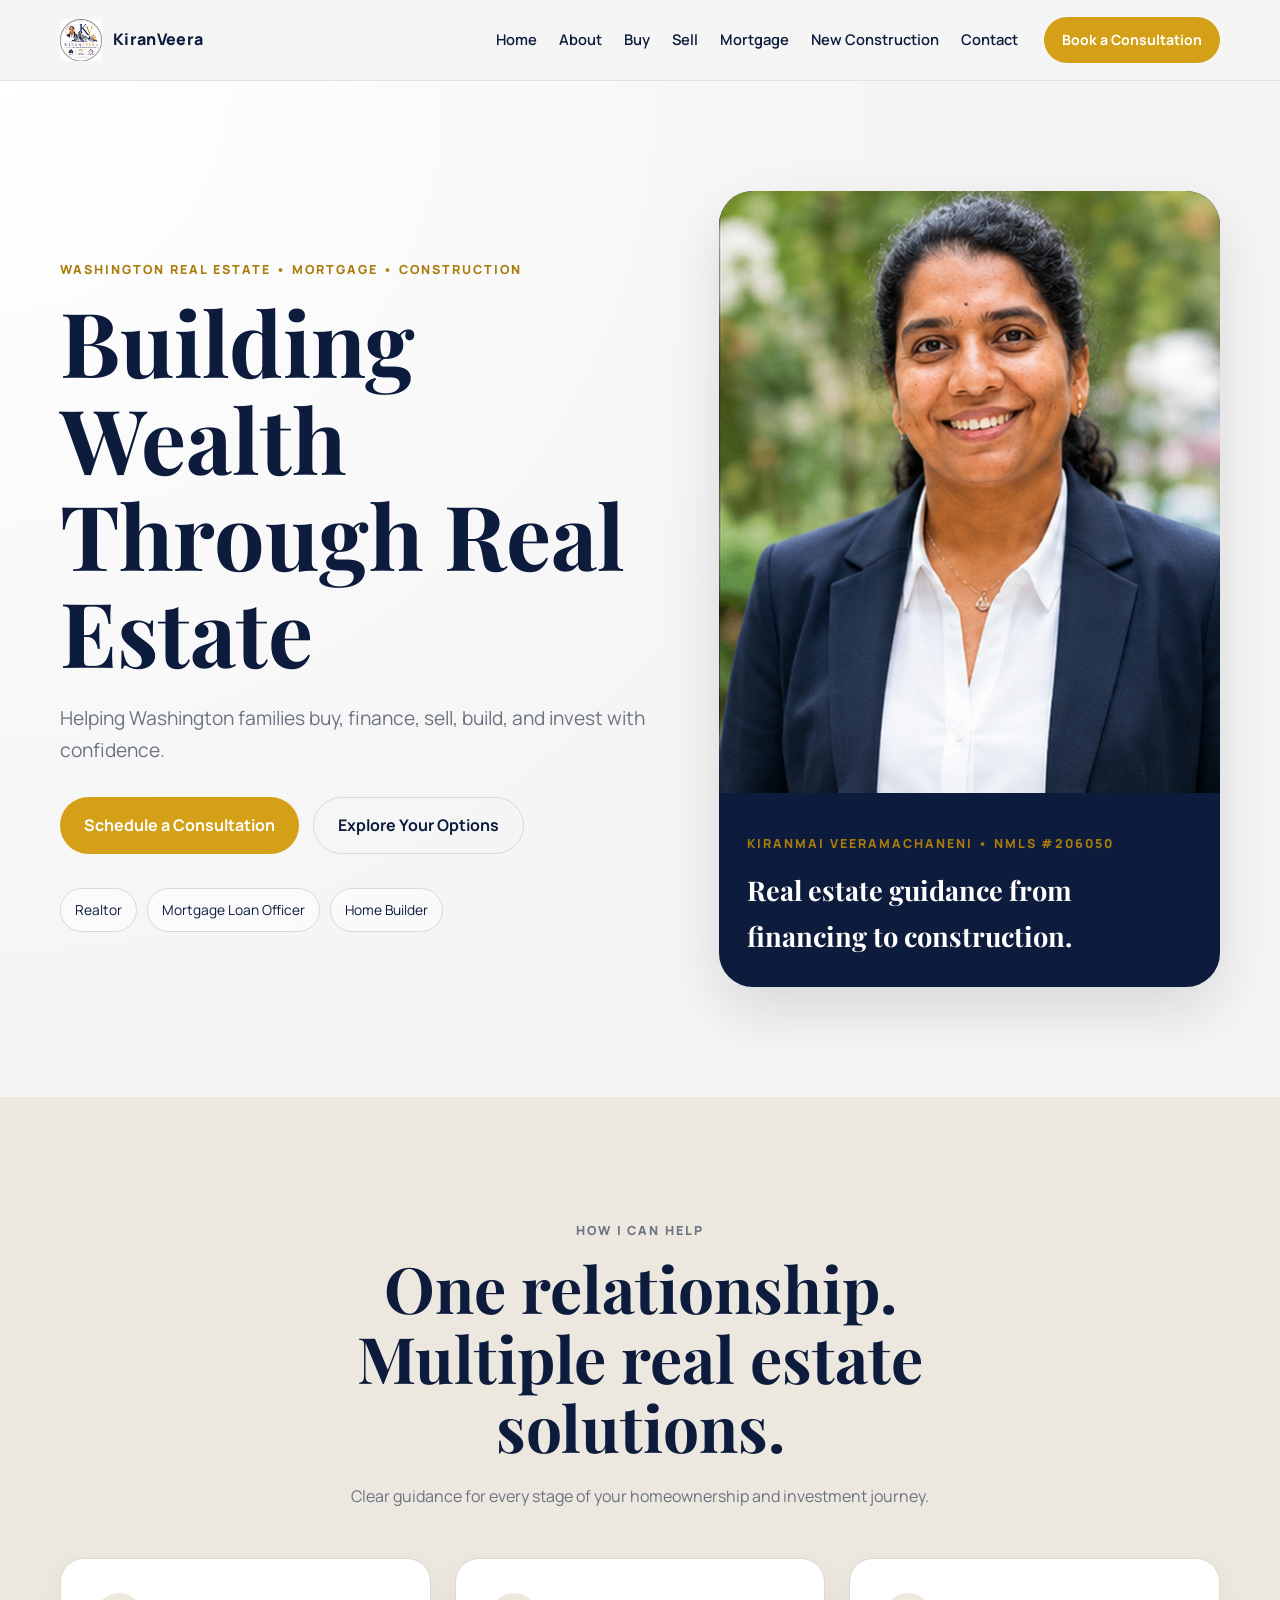
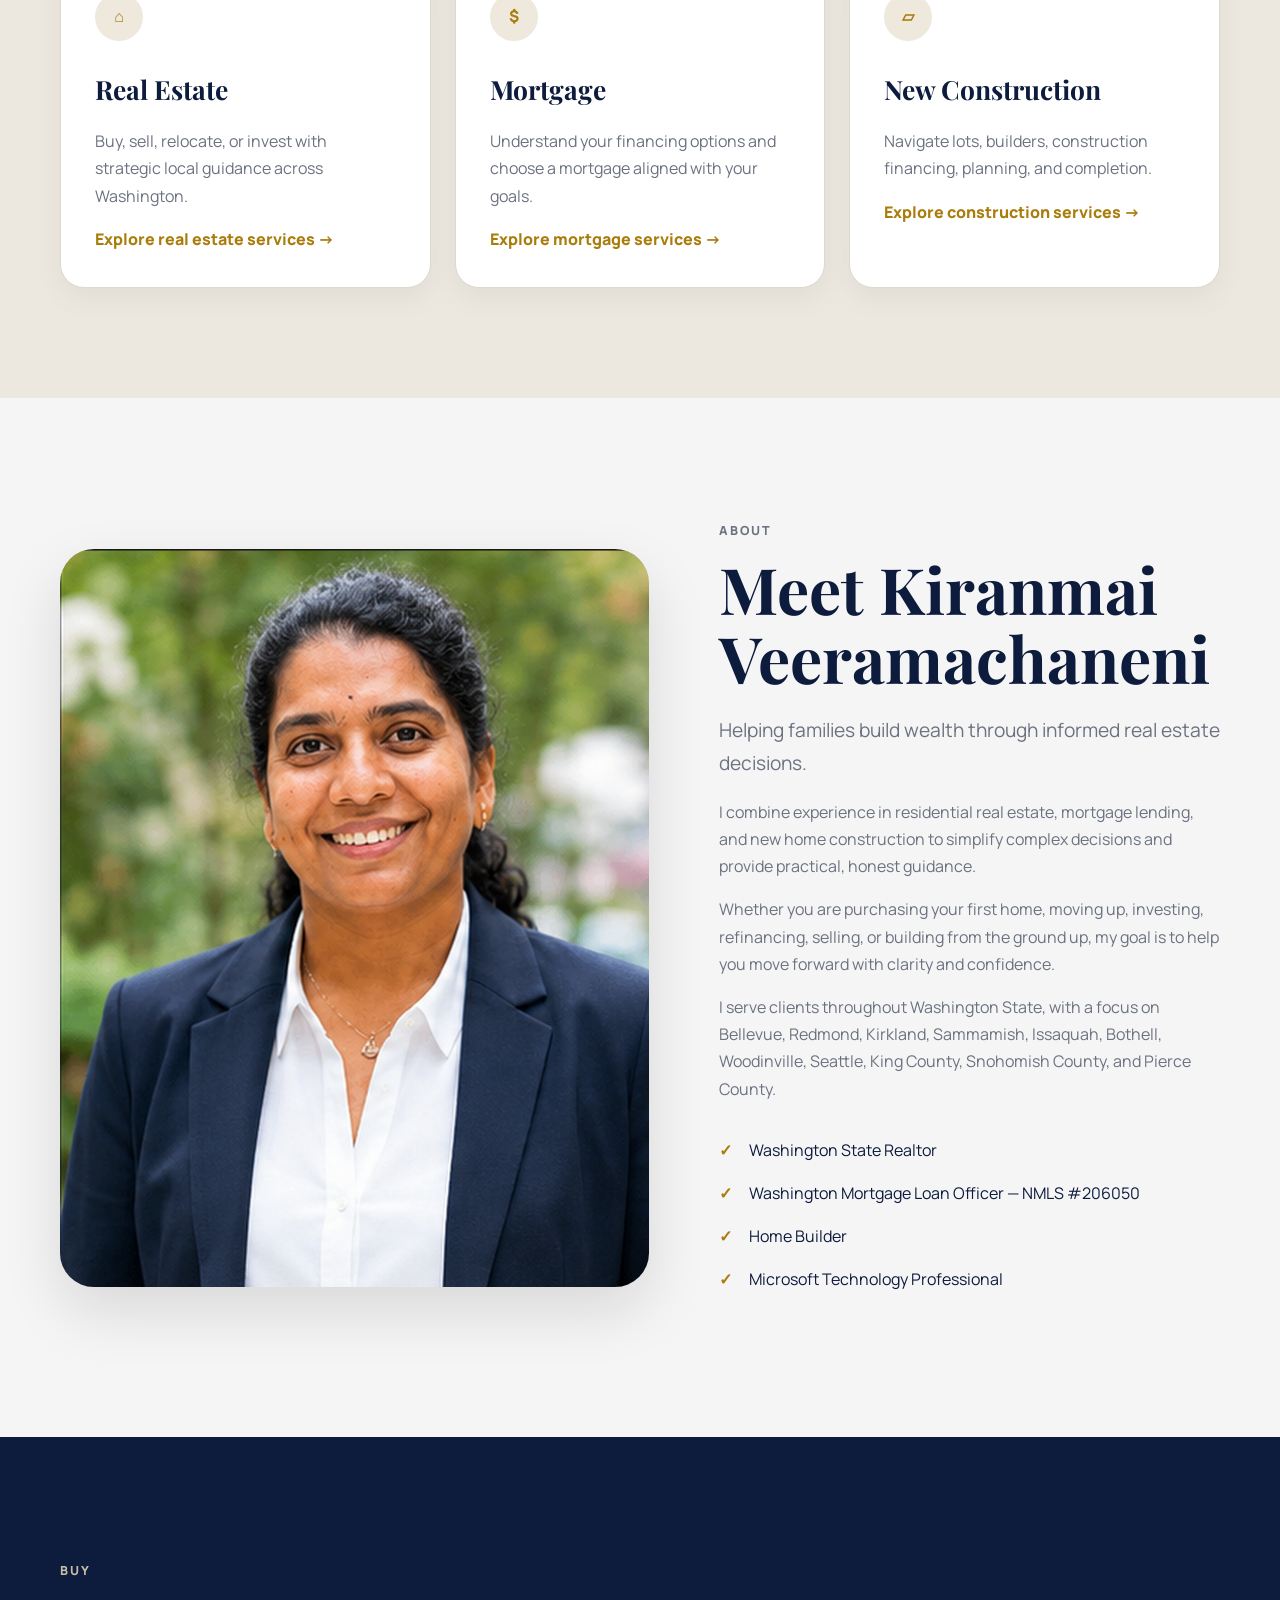
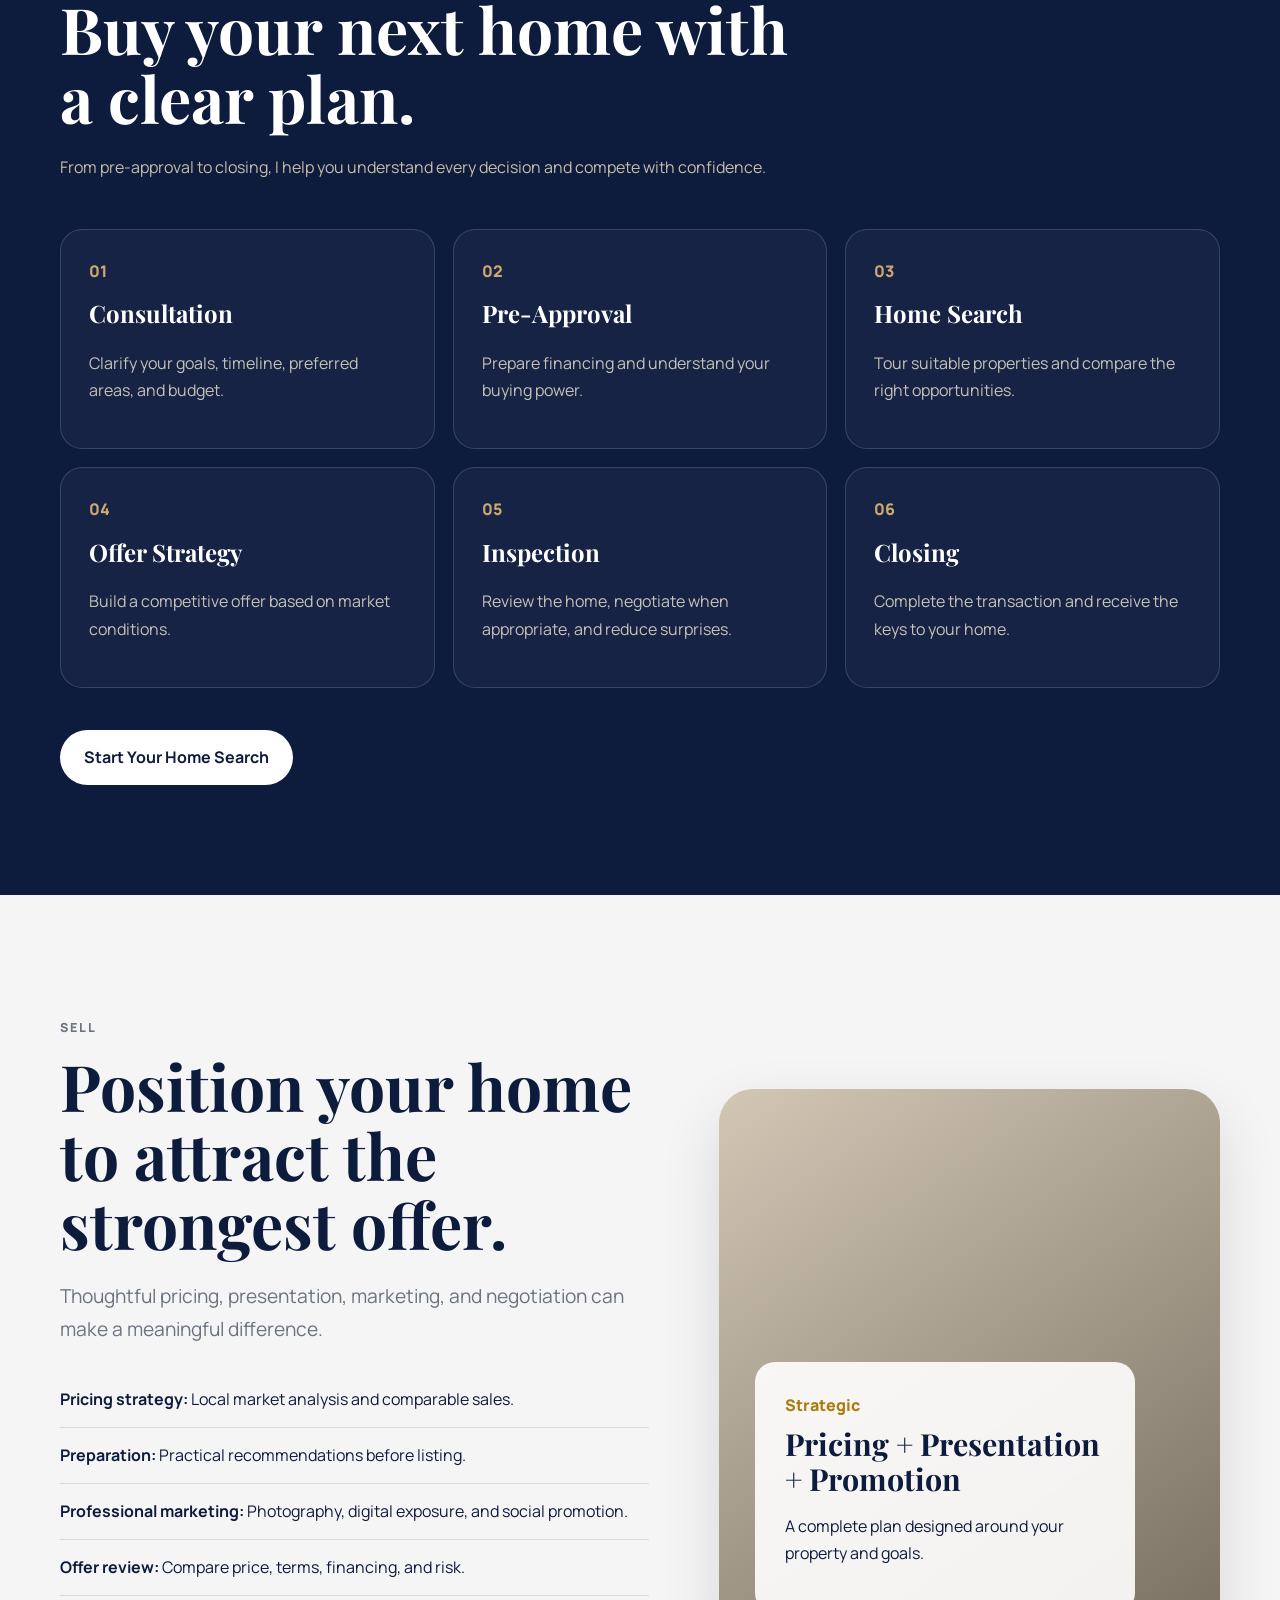
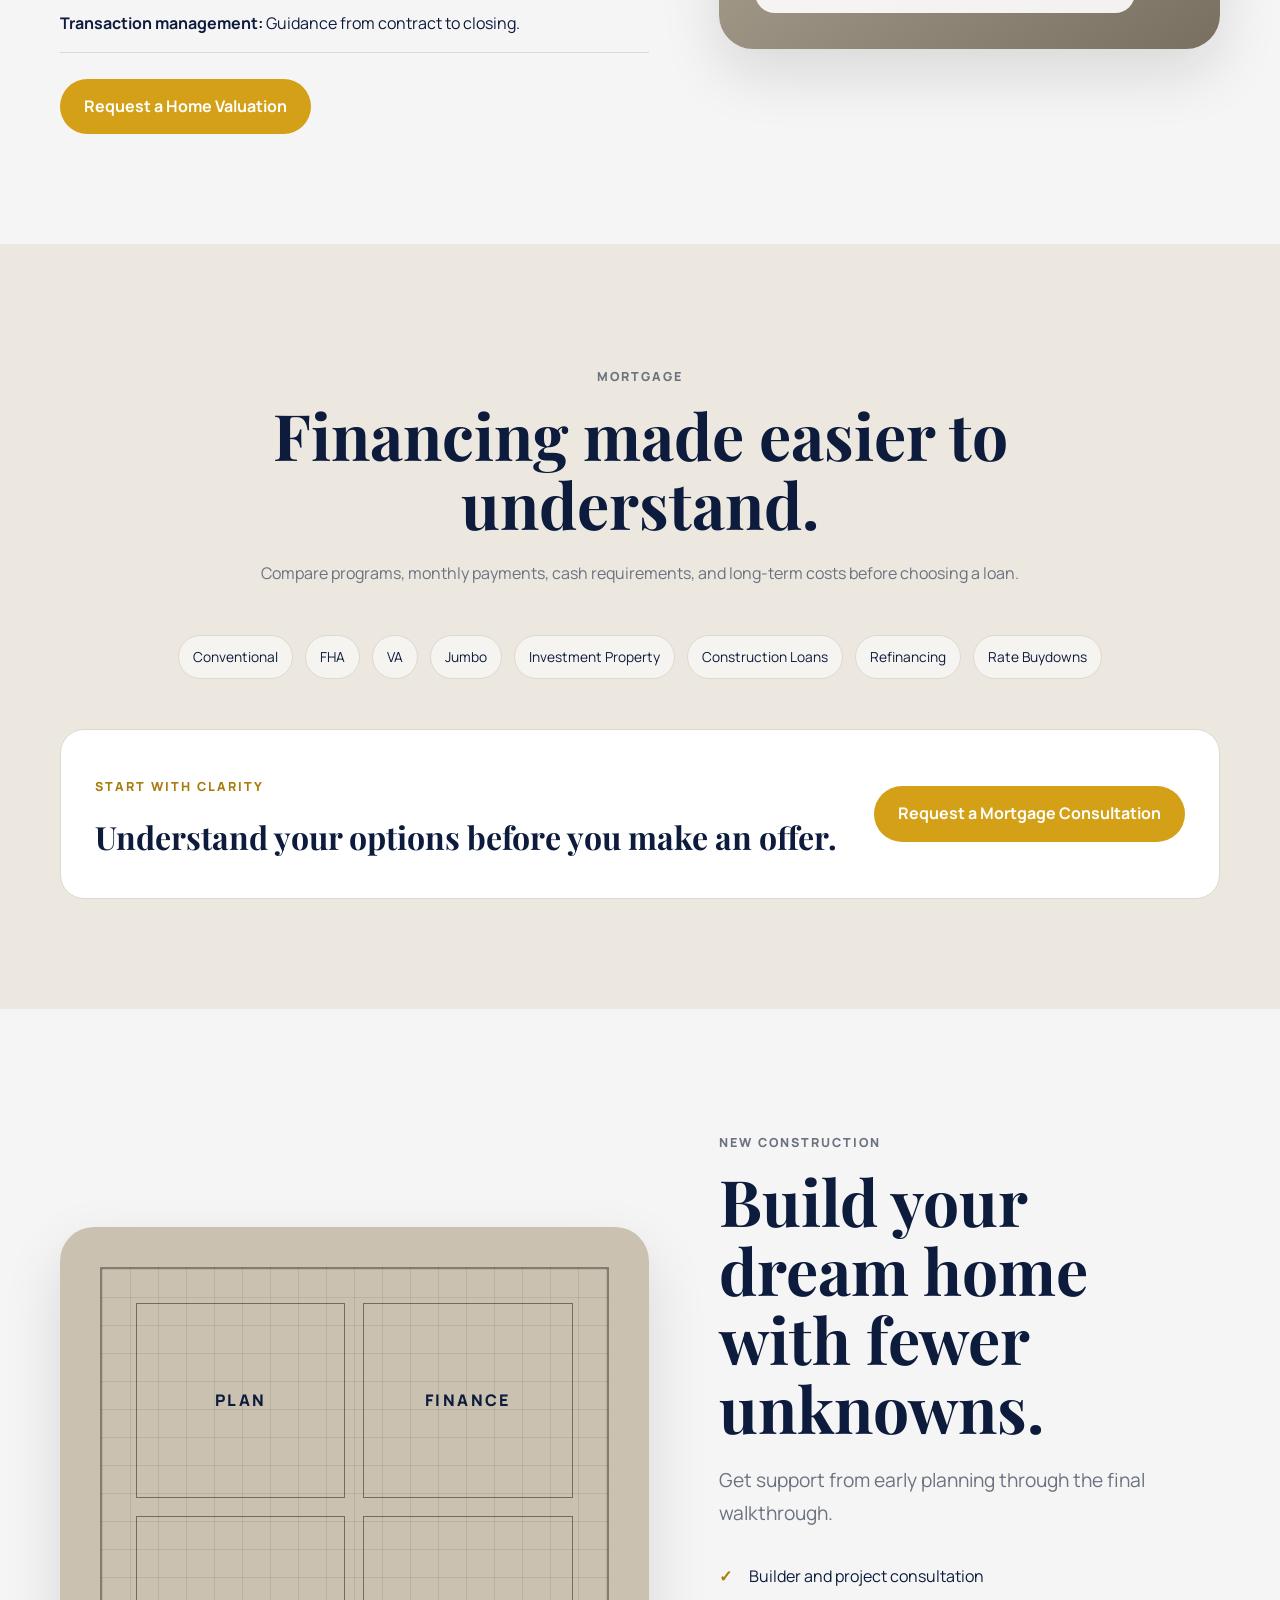
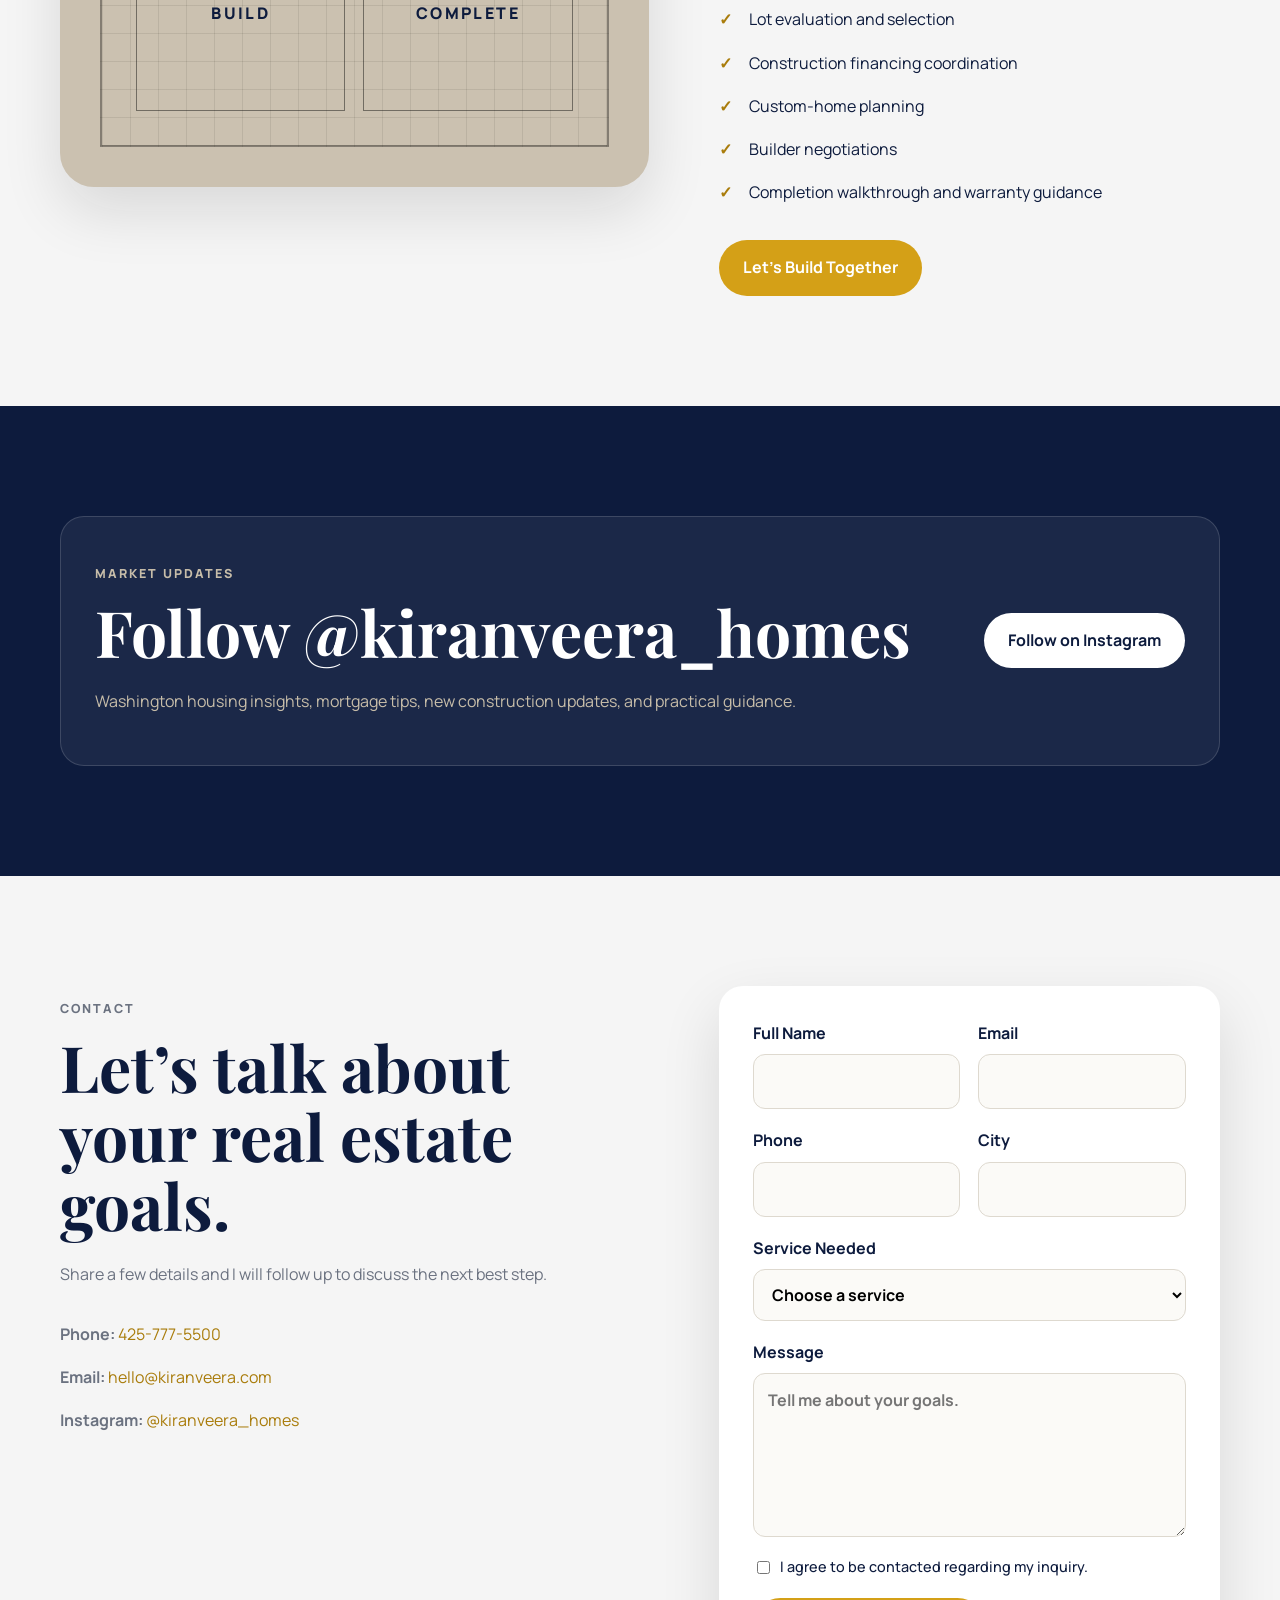
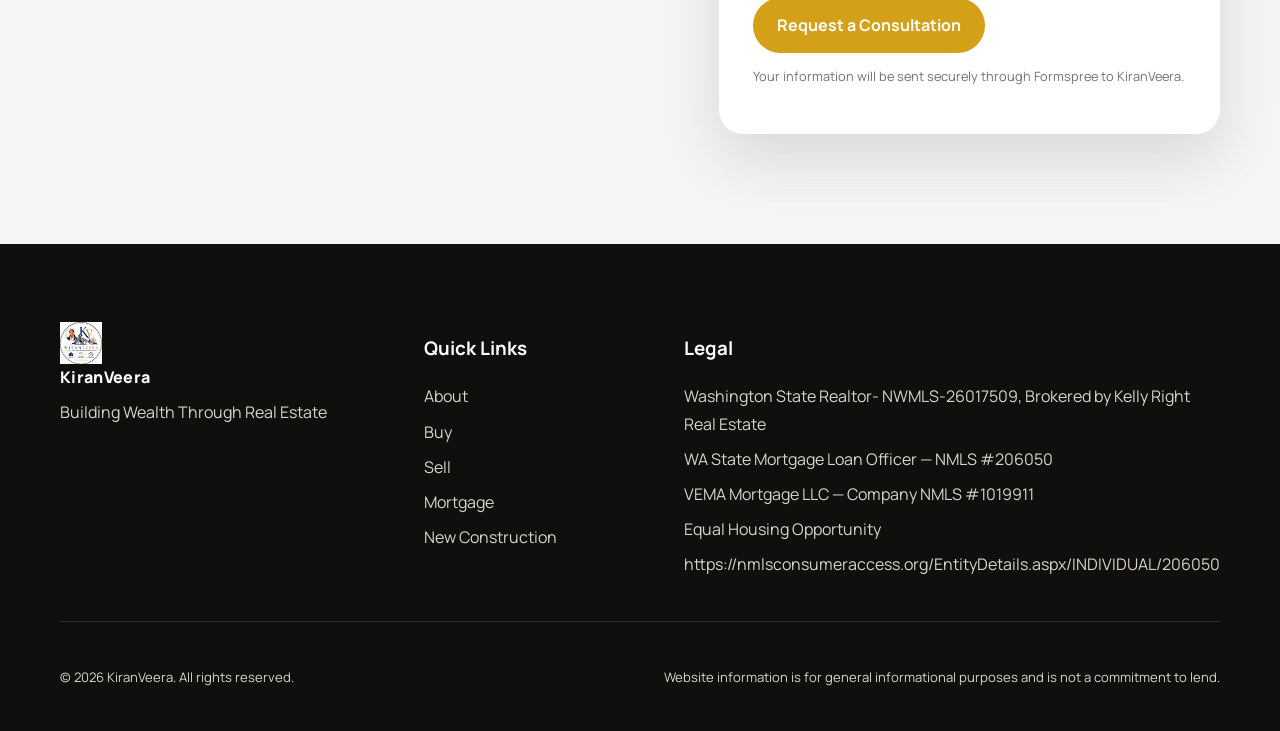
<file: index.html>
<!DOCTYPE html>
<html lang="en">
<head>
  <meta charset="UTF-8">
  <meta name="viewport" content="width=device-width, initial-scale=1.0">
  <meta name="description" content="Kiran Veera helps Washington families buy, sell, finance, and build homes with confidence.">
  <meta name="theme-color" content="#0D1B3D">
  <title>Kiran Veera | Building Wealth Through Real Estate</title>
  <link rel="preconnect" href="https://fonts.googleapis.com">
  <link rel="preconnect" href="https://fonts.gstatic.com" crossorigin>
  <link href="https://fonts.googleapis.com/css2?family=Manrope:wght@400;500;600;700&family=Playfair+Display:wght@600;700&display=swap" rel="stylesheet">
  <link rel="stylesheet" href="styles.css">
</head>
<body>
  <header class="site-header">
    <div class="container nav-wrap">
      <a class="brand" href="#home" aria-label="Kiran Veera home">
        <img src="ChatGPT Image Jul 17, 2026, 02_23_17 PM.png" alt="Kiran Veera logo">
        <span>KiranVeera</span>
      </a>

      <button class="menu-toggle" aria-label="Open menu" aria-expanded="false">☰</button>

      <nav class="site-nav" aria-label="Primary navigation">
        <a href="#home">Home</a>
        <a href="#about">About</a>
        <a href="#buy">Buy</a>
        <a href="#sell">Sell</a>
        <a href="#mortgage">Mortgage</a>
        <a href="#construction">New Construction</a>
        <a href="#contact">Contact</a>
      </nav>

      <a class="button button-small desktop-cta" href="#contact">Book a Consultation</a>
    </div>
  </header>

  <main>
    <section id="home" class="hero section">
      <div class="container hero-grid">
        <div class="hero-copy reveal">
          <p class="eyebrow">Washington Real Estate • Mortgage • Construction</p>
          <h1>Building Wealth Through Real Estate</h1>
          <p class="hero-text">Helping Washington families buy, finance, sell, build, and invest with confidence.</p>
          <div class="button-row">
            <a class="button" href="#contact">Schedule a Consultation</a>
            <a class="button button-secondary" href="#buy">Explore Your Options</a>
          </div>
          <div class="trust-row">
            <span>Realtor</span>
            <span>Mortgage Loan Officer</span>
            <span>Home Builder</span>
          </div>
        </div>

        <div class="hero-card reveal">
          <img src="Profile photo.png" alt="Kiranmai Veeramachaneni professional portrait">
          <div class="hero-card-copy">
            <p class="eyebrow">Kiranmai Veeramachaneni • NMLS #206050</p>
            <h2>Real estate guidance from financing to construction.</h2>
          </div>
        </div>
      </div>
    </section>

    <section class="section section-soft">
      <div class="container">
        <div class="section-heading centered reveal">
          <p class="eyebrow">How I can help</p>
          <h2>One relationship. Multiple real estate solutions.</h2>
          <p>Clear guidance for every stage of your homeownership and investment journey.</p>
        </div>
        <div class="card-grid three-columns">
          <article class="service-card reveal">
            <div class="icon">⌂</div>
            <h3>Real Estate</h3>
            <p>Buy, sell, relocate, or invest with strategic local guidance across Washington.</p>
            <a href="#buy">Explore real estate services →</a>
          </article>
          <article class="service-card reveal">
            <div class="icon">$</div>
            <h3>Mortgage</h3>
            <p>Understand your financing options and choose a mortgage aligned with your goals.</p>
            <a href="#mortgage">Explore mortgage services →</a>
          </article>
          <article class="service-card reveal">
            <div class="icon">▱</div>
            <h3>New Construction</h3>
            <p>Navigate lots, builders, construction financing, planning, and completion.</p>
            <a href="#construction">Explore construction services →</a>
          </article>
        </div>
      </div>
    </section>

    <section id="about" class="section">
      <div class="container split-grid">
        <div class="image-panel reveal">
          <img src="Profile photo.png" alt="Kiranmai Veeramachaneni profile portrait">
        </div>
        <div class="content-panel reveal">
          <p class="eyebrow">About</p>
          <h2>Meet Kiranmai Veeramachaneni</h2>
          <p class="lead">Helping families build wealth through informed real estate decisions.</p>
          <p>I combine experience in residential real estate, mortgage lending, and new home construction to simplify complex decisions and provide practical, honest guidance.</p>
          <p>Whether you are purchasing your first home, moving up, investing, refinancing, selling, or building from the ground up, my goal is to help you move forward with clarity and confidence.</p>
          <p>I serve clients throughout Washington State, with a focus on Bellevue, Redmond, Kirkland, Sammamish, Issaquah, Bothell, Woodinville, Seattle, King County, Snohomish County, and Pierce County.</p>
          <ul class="check-list">
            <li>Washington State Realtor</li>
            <li>Washington Mortgage Loan Officer — NMLS #206050</li>
            <li>Home Builder</li>
            <li>Microsoft Technology Professional</li>
          </ul>
        </div>
      </div>
    </section>

    <section id="buy" class="section section-dark">
      <div class="container">
        <div class="section-heading reveal">
          <p class="eyebrow">Buy</p>
          <h2>Buy your next home with a clear plan.</h2>
          <p>From pre-approval to closing, I help you understand every decision and compete with confidence.</p>
        </div>
        <div class="steps-grid">
          <div class="step reveal"><span>01</span><h3>Consultation</h3><p>Clarify your goals, timeline, preferred areas, and budget.</p></div>
          <div class="step reveal"><span>02</span><h3>Pre-Approval</h3><p>Prepare financing and understand your buying power.</p></div>
          <div class="step reveal"><span>03</span><h3>Home Search</h3><p>Tour suitable properties and compare the right opportunities.</p></div>
          <div class="step reveal"><span>04</span><h3>Offer Strategy</h3><p>Build a competitive offer based on market conditions.</p></div>
          <div class="step reveal"><span>05</span><h3>Inspection</h3><p>Review the home, negotiate when appropriate, and reduce surprises.</p></div>
          <div class="step reveal"><span>06</span><h3>Closing</h3><p>Complete the transaction and receive the keys to your home.</p></div>
        </div>
        <a class="button button-light" href="#contact">Start Your Home Search</a>
      </div>
    </section>

    <section id="sell" class="section">
      <div class="container split-grid reverse-mobile">
        <div class="content-panel reveal">
          <p class="eyebrow">Sell</p>
          <h2>Position your home to attract the strongest offer.</h2>
          <p class="lead">Thoughtful pricing, presentation, marketing, and negotiation can make a meaningful difference.</p>
          <ul class="feature-list">
            <li><strong>Pricing strategy:</strong> Local market analysis and comparable sales.</li>
            <li><strong>Preparation:</strong> Practical recommendations before listing.</li>
            <li><strong>Professional marketing:</strong> Photography, digital exposure, and social promotion.</li>
            <li><strong>Offer review:</strong> Compare price, terms, financing, and risk.</li>
            <li><strong>Transaction management:</strong> Guidance from contract to closing.</li>
          </ul>
          <a class="button" href="#contact">Request a Home Valuation</a>
        </div>
        <div class="image-panel lifestyle reveal">
          <div class="stat-card">
            <span>Strategic</span>
            <strong>Pricing + Presentation + Promotion</strong>
            <p>A complete plan designed around your property and goals.</p>
          </div>
        </div>
      </div>
    </section>

    <section id="mortgage" class="section section-soft">
      <div class="container">
        <div class="section-heading centered reveal">
          <p class="eyebrow">Mortgage</p>
          <h2>Financing made easier to understand.</h2>
          <p>Compare programs, monthly payments, cash requirements, and long-term costs before choosing a loan.</p>
        </div>
        <div class="pill-grid reveal">
          <span>Conventional</span>
          <span>FHA</span>
          <span>VA</span>
          <span>Jumbo</span>
          <span>Investment Property</span>
          <span>Construction Loans</span>
          <span>Refinancing</span>
          <span>Rate Buydowns</span>
        </div>
        <div class="callout reveal">
          <div>
            <p class="eyebrow">Start with clarity</p>
            <h3>Understand your options before you make an offer.</h3>
          </div>
          <a class="button" href="#contact">Request a Mortgage Consultation</a>
        </div>
      </div>
    </section>

    <section id="construction" class="section">
      <div class="container split-grid">
        <div class="image-panel construction-visual reveal">
          <div class="blueprint-card">
            <span>Plan</span><span>Finance</span><span>Build</span><span>Complete</span>
          </div>
        </div>
        <div class="content-panel reveal">
          <p class="eyebrow">New Construction</p>
          <h2>Build your dream home with fewer unknowns.</h2>
          <p class="lead">Get support from early planning through the final walkthrough.</p>
          <ul class="check-list">
            <li>Builder and project consultation</li>
            <li>Lot evaluation and selection</li>
            <li>Construction financing coordination</li>
            <li>Custom-home planning</li>
            <li>Builder negotiations</li>
            <li>Completion walkthrough and warranty guidance</li>
          </ul>
          <a class="button" href="#contact">Let's Build Together</a>
        </div>
      </div>
    </section>

    <section class="section section-dark instagram-section">
      <div class="container callout reveal">
        <div>
          <p class="eyebrow">Market updates</p>
          <h2>Follow @kiranveera_homes</h2>
          <p>Washington housing insights, mortgage tips, new construction updates, and practical guidance.</p>
        </div>
        <a class="button button-light" href="https://www.instagram.com/kiranveera_homes/" target="_blank" rel="noopener noreferrer">Follow on Instagram</a>
      </div>
    </section>

    <section id="contact" class="section">
      <div class="container contact-grid">
        <div class="content-panel reveal">
          <p class="eyebrow">Contact</p>
          <h2>Let’s talk about your real estate goals.</h2>
          <p>Share a few details and I will follow up to discuss the next best step.</p>
          <div class="contact-details">
            <p><strong>Phone:</strong> <a href="tel:+14257775500">425-777-5500</a></p>
            <p><strong>Email:</strong> <a href="mailto:hello@kiranveera.com">hello@kiranveera.com</a></p>
            <p><strong>Instagram:</strong> <a href="https://www.instagram.com/kiranveera_homes/" target="_blank" rel="noopener noreferrer">@kiranveera_homes</a></p>
         </div>
         </div>
        <form class="contact-form reveal" action="https://formspree.io/f/meeyqrjl" method="POST">
          <input type="hidden" name="_subject" value="New KiranVeera Website Lead">
          <input type="text" name="_gotcha" class="form-honeypot" tabindex="-1" autocomplete="off" aria-hidden="true">
          <div class="form-row">
            <label>Full Name<input type="text" name="name" required></label>
            <label>Email<input type="email" name="email" required></label>
          </div>
          <div class="form-row">
            <label>Phone<input type="tel" name="phone"></label>
            <label>City<input type="text" name="city"></label>
          </div>
          <label>Service Needed
            <select name="service" required>
              <option value="">Choose a service</option>
              <option>Buying a home</option>
              <option>Selling a home</option>
              <option>Mortgage consultation</option>
              <option>New construction</option>
              <option>Investment property</option>
              <option> Real Estate Listing Photography</option>
            </select>
          </label>
          <label>Message<textarea name="message" rows="5" placeholder="Tell me about your goals."></textarea></label>
          <label class="consent"><input type="checkbox" name="consent" required> I agree to be contacted regarding my inquiry.</label>
          <button class="button" type="submit">Request a Consultation</button>
          <p class="form-note">Your information will be sent securely through Formspree to KiranVeera.</p>
        </form>
      </div>
    </section>
  </main>

  <footer class="site-footer">
    <div class="container footer-grid">
      <div>
        <a class="brand footer-brand" href="#home">
          <img src="ChatGPT Image Jul 17, 2026, 02_23_17 PM.png" alt="Kiran Veera logo">
          <span>KiranVeera</span>
        </a>
        <p>Building Wealth Through Real Estate</p>
      </div>
      <div>
        <h3>Quick Links</h3>
        <a href="#about">About</a>
        <a href="#buy">Buy</a>
        <a href="#sell">Sell</a>
        <a href="#mortgage">Mortgage</a>
        <a href="#construction">New Construction</a>
      </div>
      <div>
        <h3>Legal</h3>
        <p>Washington State Realtor- NWMLS-26017509, Brokered by Kelly Right Real Estate</p>
        <p>WA State Mortgage Loan Officer — NMLS #206050</p>
        <p>VEMA Mortgage LLC — Company NMLS #1019911</p>
        <p>Equal Housing Opportunity</p>
        <p>https://nmlsconsumeraccess.org/EntityDetails.aspx/INDIVIDUAL/206050</p>
      </div>
    </div>
    <div class="container footer-bottom">
      <p>© <span id="year"></span> KiranVeera. All rights reserved.</p>
      <p>Website information is for general informational purposes and is not a commitment to lend.</p>
    </div>
  </footer>

  <script src="script.js"></script>
</body>
</html>
</file>
<file: styles.css>
:root {
  --bg: #F5F5F5;
  --surface: #ffffff;
  --text: #0D1B3D;
  --muted: #6B7280;
  --dark: #0D1B3D;
  --gold: #D4A017;
  --gold-dark: #A97C0B;
  --line: #ded9cf;
  --radius: 24px;
  --shadow: 0 24px 60px rgba(20, 18, 15, 0.12);
}

* { box-sizing: border-box; }
html { scroll-behavior: smooth; }
body {
  margin: 0;
  font-family: "Manrope", sans-serif;
  color: var(--text);
  background: var(--bg);
  line-height: 1.7;
}
img { max-width: 100%; display: block; }
a { color: inherit; text-decoration: none; }
button, input, textarea, select { font: inherit; }

.container { width: min(1160px, calc(100% - 40px)); margin: 0 auto; }
.section { padding: 110px 0; scroll-margin-top: 84px; }
.section-soft { background: #ece8df; }
.section-dark { background: var(--dark); color: #fff; }

.site-header {
  position: sticky;
  top: 0;
  z-index: 1000;
  background: rgba(245, 245, 245, 0.94);
  backdrop-filter: blur(14px);
  border-bottom: 1px solid rgba(125, 96, 47, 0.13);
}
.nav-wrap { min-height: 80px; display: flex; align-items: center; gap: 26px; }
.brand { display: inline-flex; align-items: center; gap: 11px; font-weight: 800; letter-spacing: .02em; }
.brand img { width: 42px; height: 42px; }
.site-nav { margin-left: auto; display: flex; gap: 22px; font-size: .92rem; font-weight: 600; }
.site-nav a:hover { color: var(--gold-dark); }
.menu-toggle { display: none; margin-left: auto; border: 0; background: transparent; font-size: 1.8rem; }

.button {
  display: inline-flex;
  align-items: center;
  justify-content: center;
  border: 0;
  border-radius: 999px;
  padding: 14px 24px;
  background: var(--gold);
  color: #fff;
  font-weight: 700;
  cursor: pointer;
  transition: transform .2s ease, background .2s ease;
}
.button:hover { background: var(--gold-dark); transform: translateY(-2px); }
.button-small { padding: 11px 18px; font-size: .88rem; }
.button-secondary { background: transparent; color: var(--text); border: 1px solid var(--line); }
.button-light { background: #fff; color: var(--dark); }
.button-row { display: flex; gap: 14px; flex-wrap: wrap; margin-top: 30px; }

.hero { min-height: calc(100vh - 80px); display: grid; align-items: center; background: radial-gradient(circle at top left, #fff 0, var(--bg) 55%); }
.hero-grid, .split-grid, .contact-grid { display: grid; grid-template-columns: 1.08fr .92fr; gap: 70px; align-items: center; }
.hero h1, .section-heading h2, .content-panel h2, .instagram-section h2 {
  font-family: "Playfair Display", serif;
  line-height: 1.08;
  margin: 0 0 22px;
}
.hero h1 { font-size: clamp(3.2rem, 7vw, 6.5rem); max-width: 900px; }
.hero-text { font-size: 1.2rem; max-width: 680px; color: var(--muted); }
.eyebrow { color: var(--gold-dark); text-transform: uppercase; letter-spacing: .16em; font-size: .78rem; font-weight: 800; }
.trust-row { display: flex; flex-wrap: wrap; gap: 10px; margin-top: 34px; }
.trust-row span, .pill-grid span { border: 1px solid var(--line); border-radius: 999px; padding: 9px 14px; font-size: .86rem; background: rgba(255,255,255,.55); }
.hero-card { border-radius: 34px; overflow: hidden; background: var(--dark); box-shadow: var(--shadow); }
.hero-card img { width: 100%; aspect-ratio: 4/4.8; object-fit: cover; background: #ddd7cb; }
.hero-card-copy { padding: 28px; color: #fff; }
.hero-card-copy h2 { font-family: "Playfair Display", serif; margin: 0; font-size: 1.7rem; }

.section-heading { max-width: 760px; margin-bottom: 48px; }
.section-heading h2, .content-panel h2, .instagram-section h2 { font-size: clamp(2.4rem, 5vw, 4.2rem); }
.section-heading p, .content-panel p { color: var(--muted); }
.section-dark .section-heading p, .section-dark .eyebrow, .instagram-section p { color: #c7bda9; }
.centered { text-align: center; margin-left: auto; margin-right: auto; }
.lead { font-size: 1.2rem; }

.card-grid { display: grid; gap: 24px; }
.three-columns { grid-template-columns: repeat(3, 1fr); }
.service-card { background: var(--surface); padding: 34px; border-radius: var(--radius); border: 1px solid var(--line); box-shadow: 0 10px 30px rgba(20,18,15,.05); }
.service-card .icon { width: 48px; height: 48px; border-radius: 50%; background: #eee8dd; display: grid; place-items: center; font-weight: 800; color: var(--gold-dark); }
.service-card h3 { font-family: "Playfair Display", serif; font-size: 1.65rem; margin-bottom: 10px; }
.service-card p { color: var(--muted); }
.service-card a { color: var(--gold-dark); font-weight: 800; }

.image-panel { min-height: 560px; background: #ddd7cb; border-radius: 34px; overflow: hidden; box-shadow: var(--shadow); }
.image-panel img { width: 100%; height: 100%; min-height: 560px; object-fit: cover; }
.content-panel { max-width: 650px; }
.check-list, .feature-list { list-style: none; padding: 0; margin: 26px 0; }
.check-list li { padding: 8px 0 8px 30px; position: relative; }
.check-list li::before { content: "✓"; position: absolute; left: 0; color: var(--gold-dark); font-weight: 900; }
.feature-list li { padding: 14px 0; border-bottom: 1px solid var(--line); }

.steps-grid { display: grid; grid-template-columns: repeat(3, 1fr); gap: 18px; margin: 42px 0; }
.step { padding: 28px; border: 1px solid rgba(255,255,255,.15); border-radius: 22px; background: rgba(255,255,255,.04); }
.step span { color: #cba96f; font-weight: 800; }
.step h3 { font-family: "Playfair Display", serif; font-size: 1.5rem; margin: 8px 0; }
.step p { color: #c7c2b9; }

.lifestyle { display: grid; place-items: end start; padding: 36px; background: linear-gradient(145deg, #d2c7b5, #786f61); }
.stat-card { max-width: 380px; padding: 30px; background: rgba(255,255,255,.9); border-radius: 20px; backdrop-filter: blur(10px); }
.stat-card span { color: var(--gold-dark); font-weight: 800; }
.stat-card strong { display: block; font-family: "Playfair Display", serif; font-size: 1.9rem; line-height: 1.15; margin: 8px 0 12px; }

.pill-grid { display: flex; flex-wrap: wrap; justify-content: center; gap: 12px; margin-bottom: 50px; }
.callout { display: flex; align-items: center; justify-content: space-between; gap: 30px; background: var(--surface); padding: 34px; border-radius: var(--radius); border: 1px solid var(--line); }
.callout h3 { font-family: "Playfair Display", serif; margin: 0; font-size: 2rem; }
.section-dark .callout { background: rgba(255,255,255,.06); border-color: rgba(255,255,255,.15); }

.construction-visual { display: grid; place-items: center; padding: 40px; background: #cbc1b0; }
.blueprint-card { width: 100%; height: 100%; min-height: 420px; border: 2px solid rgba(25,24,22,.4); padding: 34px; display: grid; grid-template-columns: 1fr 1fr; gap: 18px; background-image: linear-gradient(rgba(25,24,22,.09) 1px, transparent 1px), linear-gradient(90deg, rgba(25,24,22,.09) 1px, transparent 1px); background-size: 28px 28px; }
.blueprint-card span { border: 1px solid rgba(25,24,22,.5); display: grid; place-items: center; text-transform: uppercase; letter-spacing: .15em; font-weight: 800; }

.contact-grid { align-items: start; }
.contact-details { margin-top: 32px; }
.contact-details a { color: var(--gold-dark); }
.contact-form { background: var(--surface); padding: 34px; border-radius: var(--radius); box-shadow: var(--shadow); }
.form-row { display: grid; grid-template-columns: 1fr 1fr; gap: 18px; }
label { display: grid; gap: 7px; font-weight: 700; margin-bottom: 18px; }
input, select, textarea { width: 100%; border: 1px solid var(--line); border-radius: 12px; padding: 13px 14px; background: #fbfaf7; }
textarea { resize: vertical; }
.consent { grid-template-columns: auto 1fr; align-items: start; font-size: .9rem; font-weight: 500; }
.consent input { width: auto; margin-top: 6px; }
.form-note { font-size: .8rem; color: var(--muted); }

.site-footer { background: #0f0f0e; color: #d8d3ca; padding: 70px 0 30px; }
.footer-grid { display: grid; grid-template-columns: 1.5fr 1fr 1.2fr; gap: 50px; }
.footer-grid h3 { color: #fff; }
.footer-grid a, .footer-grid p { display: block; margin: 8px 0; }
.footer-brand span { color: #fff; }
.footer-bottom { display: flex; justify-content: space-between; gap: 20px; padding-top: 30px; margin-top: 35px; border-top: 1px solid rgba(255,255,255,.12); font-size: .82rem; }

.reveal { opacity: 0; transform: translateY(20px); transition: opacity .7s ease, transform .7s ease; }
.reveal.visible { opacity: 1; transform: translateY(0); }

@media (max-width: 980px) {
  .desktop-cta { display: none; }
  .menu-toggle { display: block; }
  .site-nav { position: absolute; left: 20px; right: 20px; top: 80px; display: none; flex-direction: column; background: var(--surface); padding: 20px; border-radius: 16px; box-shadow: var(--shadow); }
  .site-nav.open { display: flex; }
  .hero-grid, .split-grid, .contact-grid { grid-template-columns: 1fr; }
  .three-columns, .steps-grid { grid-template-columns: 1fr 1fr; }
  .hero { min-height: auto; }
  .hero-card { max-width: 650px; }
}

@media (max-width: 680px) {
  .container { width: min(100% - 28px, 1160px); }
  .section { padding: 78px 0; }
  .hero h1 { font-size: 3.25rem; }
  .three-columns, .steps-grid, .form-row, .footer-grid { grid-template-columns: 1fr; }
  .button-row, .callout, .footer-bottom { align-items: stretch; flex-direction: column; }
  .button { width: 100%; }
  .image-panel, .image-panel img { min-height: 430px; }
  .footer-bottom { display: flex; }
}


.form-honeypot {
  position: absolute !important;
  left: -9999px !important;
  width: 1px !important;
  height: 1px !important;
  opacity: 0 !important;
  pointer-events: none !important;
}
</file>
